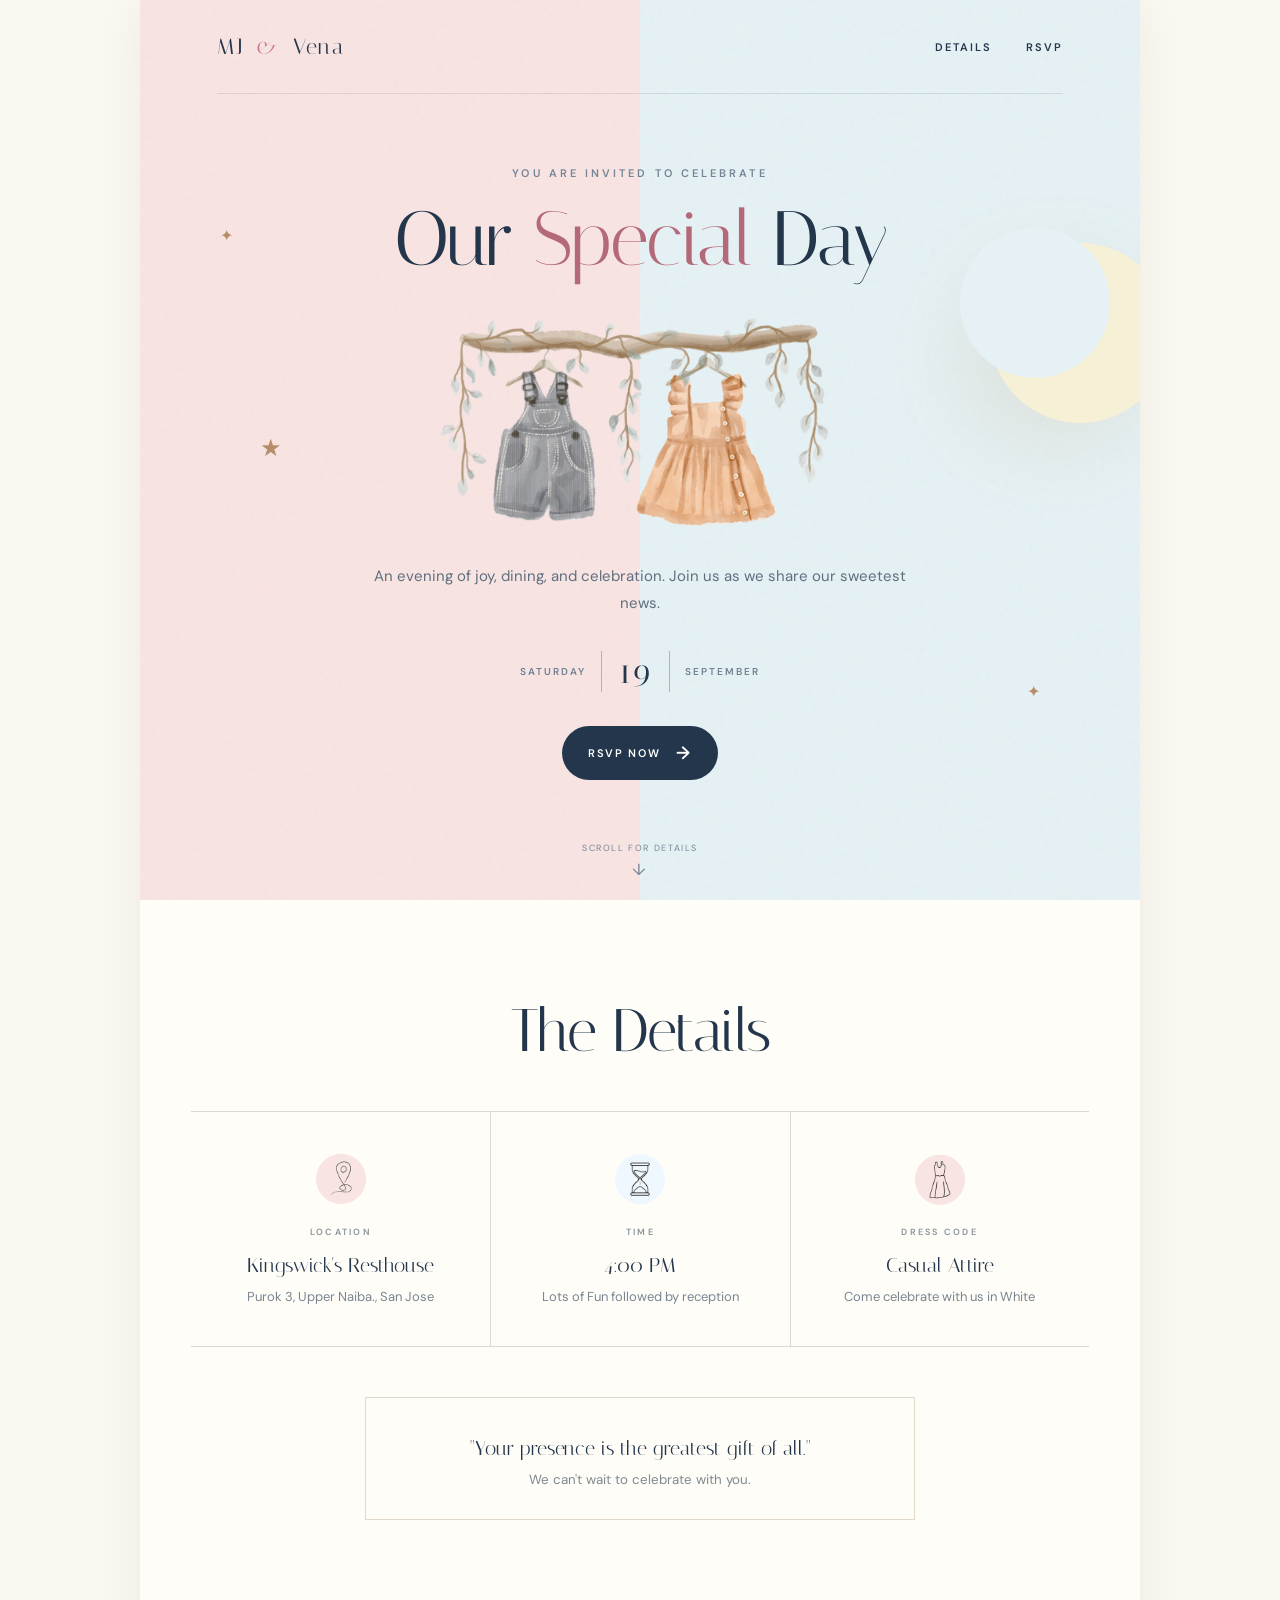
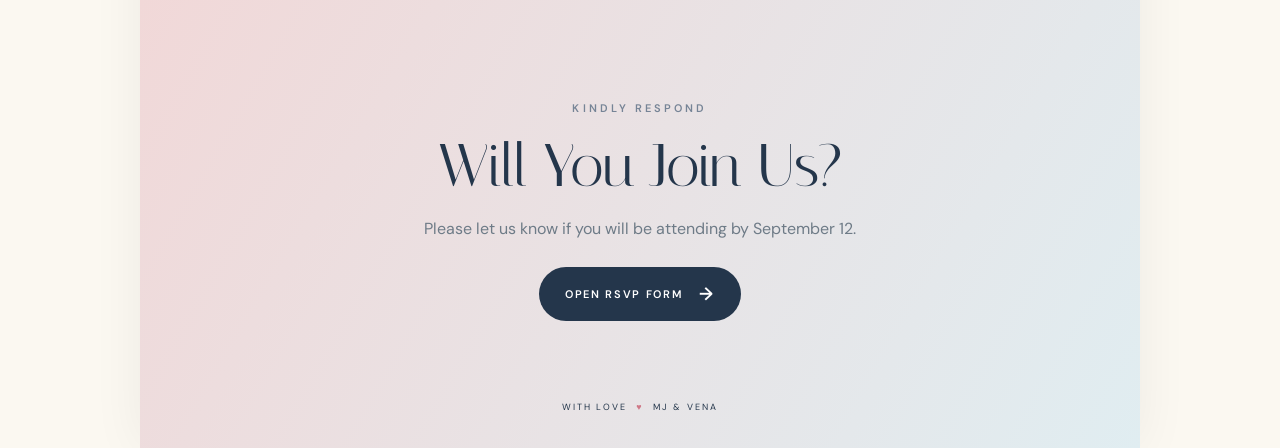
<file: index.html>
<!DOCTYPE html>
<html lang="en">
<head>
  <meta charset="UTF-8">
  <meta name="viewport" content="width=device-width, initial-scale=1.0">
  <meta property="fb:app_id" content="123456789">
  <title>Our Greatest Blessing</title>

  
  <!-- Social Media & Messaging Preview (Open Graph) -->
  <meta property="og:type" content="website">
  <meta property="og:site_name" content="Our Greatest Blessing">
  <meta property="og:title" content="MJ & Vena | Our Greatest Blessing">
  <meta property="og:description" content="You Are Invited To Celebrate Our Special Day. Click here to view event details and RSVP.">
  <meta property="og:url" content="https://www.mjandvenagreatestblessing.life">

 <!-- Direct PNG Image Link via CDN -->
  <meta property="og:image" content="https://cdn.jsdelivr.net/gh/mborganio2/JoinUs@main/og-preview.png">
  <meta property="og:image:secure_url" content="https://cdn.jsdelivr.net/gh/mborganio2/JoinUs@main/og-preview.png">
  <meta property="og:image:type" content="image/png">
  <meta property="og:image:width" content="1200">
  <meta property="og:image:height" content="630">

  <!-- Twitter Card -->
  <meta name="twitter:card" content="summary_large_image">
  <meta name="twitter:title" content="MJ & Vena | Our Greatest Blessing">
  <meta name="twitter:description" content="You Are Invited To Celebrate Our Special Day. Click here to view event details and RSVP.">
  <meta name="twitter:image" content="https://cdn.jsdelivr.net/gh/mborganio2/JoinUs@main/og-preview.png">
  
  <link rel="stylesheet" href="style.css">
</head>
<body>

  <div class="page-wrapper">

    <section class="hero">
      <nav>
        <div class="brand">MJ <span>&</span> Vena</div>
        <div class="nav-links">
          <a href="#details">Details</a>
          <a href="#rsvp">RSVP</a>
        </div>
      </nav>

      <div class="hero-content">
        <p class="eyebrow">You Are Invited To Celebrate</p>
        <h1>Our <em>Special</em> Day</h1>
        <img src="He or She what will baby be.png" alt="Invitation Photo" class="invitation-photo">
        <p class="intro">An evening of joy, dining, and celebration.
        Join us as we share our sweetest news.</p>
        
        <div class="date-lockup">
          <span>SATURDAY</span>
          <strong>19</strong>
          <span>SEPTEMBER</span>
        </div>

        <a href="#rsvp" class="primary">RSVP Now <span>&rarr;</span></a>
      </div>

      <div class="moon"></div>
      <div class="star star-one">✦</div>
      <div class="star star-two">★</div>
      <div class="star star-three">✦</div>

      <div class="scroll-note">
        Scroll for details <span>↓</span>
      </div>
    </section>

    <section id="details" class="details">
      <h2>The Details</h2>
      <div class="detail-grid">
        <article>
          <div class="detail-icon">
            <img src="Location.png" alt="Location Icon">
          </div>
          <p>Location</p>
          <h3>Kingswick's Resthouse</h3>
          <span>Purok 3, Upper Naiba., San Jose</span>
        </article>
        <article>
          <div class="detail-icon">
            <img src="Time 1.png" alt="Time Icon">
          </div>
          <p>Time</p>
          <h3>4:00 PM</h3>
          <span>Lots of Fun followed by reception</span>
        </article>
        <article>
          <div class="detail-icon">
            <img src="Dress.png" alt="Dress Code Icon">
          </div>
          <p>Dress Code</p>
          <h3>Casual Attire</h3>
          <span>Come celebrate with us in White</span>
        </article>
      </div>

      <div class="note-card">
        <p>"Your presence is the greatest gift of all."</p>
        <small>We can't wait to celebrate with you.</small>
      </div>
    </section>

    <section id="rsvp" class="rsvp">
      <div class="rsvp-card">
        <p class="eyebrow">Kindly Respond</p>
        <h2>Will You Join Us?</h2>
        <p>Please let us know if you will be attending by September 12.</p>
        <button class="primary" onclick="document.getElementById('modal').style.display='flex'">
  Open RSVP Form <span>&rarr;</span>
</button>
      </div>
      <div class="footer-mark">With Love <span>♥</span> MJ & Vena</div>
    </section>

  </div> <!-- Closed page-wrapper -->

<!-- RSVP Popup Window -->
<div id="modal" class="modal-backdrop" style="display: none;">
  <div class="modal">
    <button class="close" onclick="closeModal()">&times;</button>
  
    <!-- Content shown BEFORE submission -->
    <div id="rsvp-form-container">
      <h2>RSVP</h2>
      <form id="rsvp-form" action="https://api.web3forms.com/submit" method="POST">
        <!-- Web3Forms Access Key -->
        <input type="hidden" name="access_key" value="c2f9f6de-83a7-4b1f-99d1-575f195f839e">
        
        <!-- Web3Forms Fallback Email -->
        <input type="hidden" name="email" value="rsvp@mjandvenagreatestblessing.life">
        
        <!-- Form Subject -->
        <input type="hidden" name="subject" value="New Wedding RSVP Submission">

        <label>
          Full Name
          <input type="text" name="name" placeholder="Your Full Name" required>
        </label>

        <label>
          Mobile Number
          <input type="tel" name="phone" placeholder="0912 345 6789" required>
        </label>
        
        <fieldset>
          <legend>Attending?</legend>
          <label>
            <input type="radio" name="attendance" value="Joyfully Accepts" checked> 
            Joyfully Accepts
          </label>
          <label>
            <input type="radio" name="attendance" value="Regretfully Declines"> 
            Regretfully Declines
          </label>
        </fieldset>

        <button type="submit" class="primary" id="rsvp-submit-btn">Submit RSVP</button>
      </form>
    </div>

    <!-- Content shown AFTER submission -->
    <div id="rsvp-success-message" class="success" style="display: none;">
      <span>✦</span>
      <h2>You're on the list!</h2>
      <p>We can't wait to celebrate this special blessing with you!</p>
      <button class="primary" onclick="closeModal()">Close</button>
    </div>
  </div>
</div>

  <script>
    document.addEventListener('DOMContentLoaded', function() {
      const rsvpForm = document.getElementById('rsvp-form');
      const formContainer = document.getElementById('rsvp-form-container');
      const successMessage = document.getElementById('rsvp-success-message');
      const submitBtn = document.getElementById('rsvp-submit-btn');

      if (rsvpForm) {
        rsvpForm.addEventListener('submit', async function(e) {
          e.preventDefault();

          const originalBtnText = submitBtn.innerText;
          submitBtn.disabled = true;
          submitBtn.innerText = 'Submitting...';

          const formData = new FormData(rsvpForm);
          const jsonObject = Object.fromEntries(formData);

          try {
            const response = await fetch('https://api.web3forms.com/submit', {
              method: 'POST',
              headers: {
                'Content-Type': 'application/json',
                'Accept': 'application/json'
              },
              body: JSON.stringify(jsonObject)
            });

            const result = await response.json();

            if (response.status === 200) {
              formContainer.style.display = 'none';
              successMessage.style.display = 'block';
              rsvpForm.reset();
            } else {
              alert('Submission failed: ' + (result.message || 'Please check your details and try again.'));
            }
          } catch (error) {
            console.error('Error submitting form:', error);
            alert('Network error. Please check your internet connection and try again.');
          } finally {
            submitBtn.disabled = false;
            submitBtn.innerText = originalBtnText;
          }
        });
      }
    });

    function closeModal() {
      document.getElementById('modal').style.display = 'none';
      
      setTimeout(() => {
        document.getElementById('rsvp-form-container').style.display = 'block';
        document.getElementById('rsvp-success-message').style.display = 'none';
      }, 300);
    }
  </script>

</body>
</html>
</file>
<file: style.css>
@import url("https://fonts.googleapis.com/css2?family=DM+Sans:wght@400;500;600&family=Italiana&display=swap");

:root {
  --ink: #24364b;
  --pink: #eeb7bd;
  --blue: #a9c8d8;
  --cream: #fbf8f1;
  --paper: #fffdf8;
}

*,
*::before,
*::after {
  box-sizing: border-box;
}

html {
  scroll-behavior: smooth;
}

body {
  margin: 0;
  background: var(--cream);
  color: var(--ink);
  font-family: "DM Sans", sans-serif;
}

/* Page Width Constraints */
.page-wrapper {
  max-width: 1000px;
  margin: 0 auto;
  background: var(--paper);
  box-shadow: 0 0 50px rgba(0, 0, 0, 0.06);
  min-height: 100vh;
  position: relative;
  overflow: hidden;
}

a {
  color: inherit;
  text-decoration: none;
}

/* Hero Section */
.hero {
  min-height: 100vh;
  position: relative;
  overflow: hidden;
  padding: 0 6vw;
  background: linear-gradient(
    90deg,
    #f8e4e2 0%,
    #f8e4e2 50%,
    #e5f1f4 50%,
    #e5f1f4 100%
  );
}

.hero::after {
  content: "";
  position: absolute;
  inset: 0;
  opacity: 0.27;
  pointer-events: none;
  background-image: url("data:image/svg+xml,%3Csvg viewBox='0 0 160 160' xmlns='http://www.w3.org/2000/svg'%3E%3Cfilter id='n'%3E%3CfeTurbulence type='fractalNoise' baseFrequency='.9' numOctaves='3' stitchTiles='stitch'/%3E%3C/filter%3E%3Crect width='100%25' height='100%25' filter='url(%23n)' opacity='.15'/%3E%3C/svg%3E");
}

/* Navigation */
nav {
  position: relative;
  z-index: 3;
  height: 94px;
  display: flex;
  align-items: center;
  justify-content: space-between;
  border-bottom: 1px solid rgba(36, 54, 75, 0.12);
}

.brand {
  font-family: "Italiana", serif;
  font-size: 22px;
  letter-spacing: 0.08em;
}

.brand span,
.footer-mark span {
  margin: 0 5px;
  color: #cf7887;
}

.nav-links {
  display: flex;
  gap: 34px;
  font-size: 11px;
  font-weight: 600;
  letter-spacing: 0.18em;
  text-transform: uppercase;
}

.nav-links a:hover {
  opacity: 0.55;
}

/* Hero Content */
.hero-content {
  position: relative;
  z-index: 2;
  width: min(700px, 90%);
  margin: clamp(50px, 8vh, 100px) auto 60px;
  text-align: center;
}

.eyebrow {
  color: #768496;
  font-size: 11px;
  font-weight: 600;
  letter-spacing: 0.28em;
  text-transform: uppercase;
}

h1,
h2 {
  margin: 22px 0;
  font-family: "Italiana", serif;
  font-weight: 400;
  line-height: 0.98;
  letter-spacing: -0.025em;
}

h1 {
  font-size: clamp(48px, 6vw, 90px);
}

h1 em {
  color: #b36978;
  font-style: normal;
}

.invitation-photo {
  display: block !important;
  margin-left: auto !important;
  margin-right: auto !important;
  margin-top: 30px;
  margin-bottom: 30px;
  max-width: 70%;
  height: auto;
  width: 400px;
  box-shadow: none !important;
  border: none !important;
  background: transparent !important;
}

.intro {
  max-width: 550px;
  margin: 30px auto;
  color: #5f6f7f;
  font-size: 15px;
  line-height: 1.8;
}

/* Date Lockup */
.date-lockup {
  display: flex;
  align-items: center;
  justify-content: center;
  gap: 15px;
  margin: 34px 0;
  color: #718092;
  font-size: 10px;
  font-weight: 600;
  letter-spacing: 0.2em;
}

.date-lockup strong {
  padding: 0 16px;
  border-right: 1px solid #abb5be;
  border-left: 1px solid #abb5be;
  color: var(--ink);
  font-family: "Italiana", serif;
  font-size: 35px;
  font-weight: 400;
}

/* Buttons */
.primary {
  min-height: 54px;
  padding: 0 26px;
  display: inline-flex;
  align-items: center;
  justify-content: center;
  gap: 16px;
  border: 0;
  border-radius: 999px;
  background: var(--ink);
  color: #fff;
  cursor: pointer;
  font: 600 11px "DM Sans", sans-serif;
  letter-spacing: 0.15em;
  text-transform: uppercase;
  transition: transform 0.25s, box-shadow 0.25s;
}

.primary:hover {
  transform: translateY(-2px);
  box-shadow: 0 12px 30px rgba(36, 54, 75, 0.22);
}

.primary span {
  font-size: 18px;
}

/* Decorative Elements */
.moon {
  position: absolute;
  z-index: 1;
  top: 27%;
  right: -30px;
  width: 180px;
  height: 180px;
  border-radius: 50%;
  background: #f6f0d6;
  box-shadow: -25px 20px 80px rgba(179, 148, 91, 0.15);
}

.moon::after {
  content: "";
  position: absolute;
  top: -15px;
  left: -30px;
  width: 150px;
  height: 150px;
  border-radius: 50%;
  background: #e5f1f4;
}

.star {
  position: absolute;
  z-index: 1;
  color: #b58d68;
}

.star-one { top: 25%; left: 8%; }
.star-two { top: 48%; left: 12%; font-size: 24px; }
.star-three { right: 10%; bottom: 22%; }

.scroll-note {
  position: absolute;
  z-index: 3;
  bottom: 20px;
  left: 50%;
  color: #788695;
  font-size: 9px;
  letter-spacing: 0.18em;
  text-transform: uppercase;
  transform: translateX(-50%);
}

.scroll-note span {
  display: block;
  margin-top: 5px;
  font-size: 16px;
  text-align: center;
}

/* Event Details */
.details {
  padding: 80px 4vw;
  background: var(--paper);
  text-align: center;
}

.details h2,
.rsvp h2 {
  font-size: clamp(38px, 5vw, 60px);
}

.detail-grid {
  margin: 50px auto;
  display: grid;
  grid-template-columns: repeat(3, 1fr);
  border-top: 1px solid #d9d9d2;
  border-bottom: 1px solid #d9d9d2;
}

.detail-grid article {
  padding: 40px 20px;
}

.detail-grid article + article {
  border-left: 1px solid #d9d9d2;
}

/* PNG Icon Container */
.detail-icon {
  width: 54px;
  height: 54px;
  margin: 0 auto 20px;
  display: flex;
  align-items: center;
  justify-content: center;
  background: transparent !important;
}

.detail-icon img {
  width: 100%;
  height: 100%;
  object-fit: contain;
  display: block;
}

.detail-grid p {
  color: #8b939a;
  font-size: 9px;
  font-weight: 600;
  letter-spacing: 0.25em;
  text-transform: uppercase;
}

.detail-grid h3 {
  margin: 15px 0 8px;
  font: 400 20px "Italiana", serif;
}

.detail-grid article > span {
  color: #798590;
  font-size: 13px;
}

/* Celebration Note */
.note-card {
  position: relative;
  width: min(550px, 100%);
  margin: auto;
  padding: 30px;
  border: 1px solid #e0d9cb;
}

.note-card p {
  margin: 8px 0;
  font: 20px "Italiana", serif;
}

.note-card small {
  color: #7f898f;
}

/* RSVP Section */
.rsvp {
  padding: 90px 4vw 35px;
  background: linear-gradient(120deg, #f1d8d8, #e0edf1);
  text-align: center;
}

.rsvp-card > p:not(.eyebrow) {
  margin: 20px 0 28px;
  color: #6e7b87;
}

.footer-mark {
  margin-top: 80px;
  font-size: 9px;
  letter-spacing: 0.24em;
  text-transform: uppercase;
}

/* RSVP Modal Backdrop - Fixed Flex Centering */
.modal-backdrop {
  position: fixed;
  z-index: 9999;
  inset: 0;
  padding: 20px;
  display: flex;
  justify-content: center;
  align-items: center;
  background: rgba(26, 40, 56, 0.55);
  backdrop-filter: blur(8px);
}

.modal {
  position: relative;
  width: min(480px, 100%);
  max-height: 90vh;
  padding: 35px;
  overflow: auto;
  background: var(--paper);
  box-shadow: 0 30px 80px rgba(0, 0, 0, 0.25);
  border-radius: 12px;
}

.close {
  position: absolute;
  top: 12px;
  right: 18px;
  border: 0;
  background: none;
  color: #77818b;
  cursor: pointer;
  font-size: 28px;
}

.modal h2 {
  margin: 10px 0 20px;
  font-size: 38px;
}

.modal form > label {
  display: block;
  margin: 14px 0;
  font-size: 11px;
  font-weight: 600;
  letter-spacing: 0.12em;
  text-align: left;
  text-transform: uppercase;
}

.modal input:not([type="radio"]) {
  width: 100%;
  margin-top: 6px;
  padding: 12px;
  border: 1px solid #d9d9d2;
  outline: none;
  background: #fff;
  font: 14px "DM Sans", sans-serif;
}

.modal fieldset {
  padding: 10px 0 18px;
  border: 0;
  text-align: left;
}

.modal legend {
  margin-bottom: 8px;
  font-size: 11px;
  font-weight: 600;
  letter-spacing: 0.12em;
  text-transform: uppercase;
}

.modal fieldset label {
  display: block;
  margin: 8px 0;
  color: #62717f;
  font-size: 14px;
}

.modal .primary {
  width: 100%;
}

/* Media Queries */
@media (max-width: 720px) {
  .hero { padding: 0 20px; }
  .nav-links { gap: 16px; }
  .detail-grid { grid-template-columns: 1fr; }
  .detail-grid article + article {
    border-top: 1px solid #d9d9d2;
    border-left: 0;
  }
}
</file>
